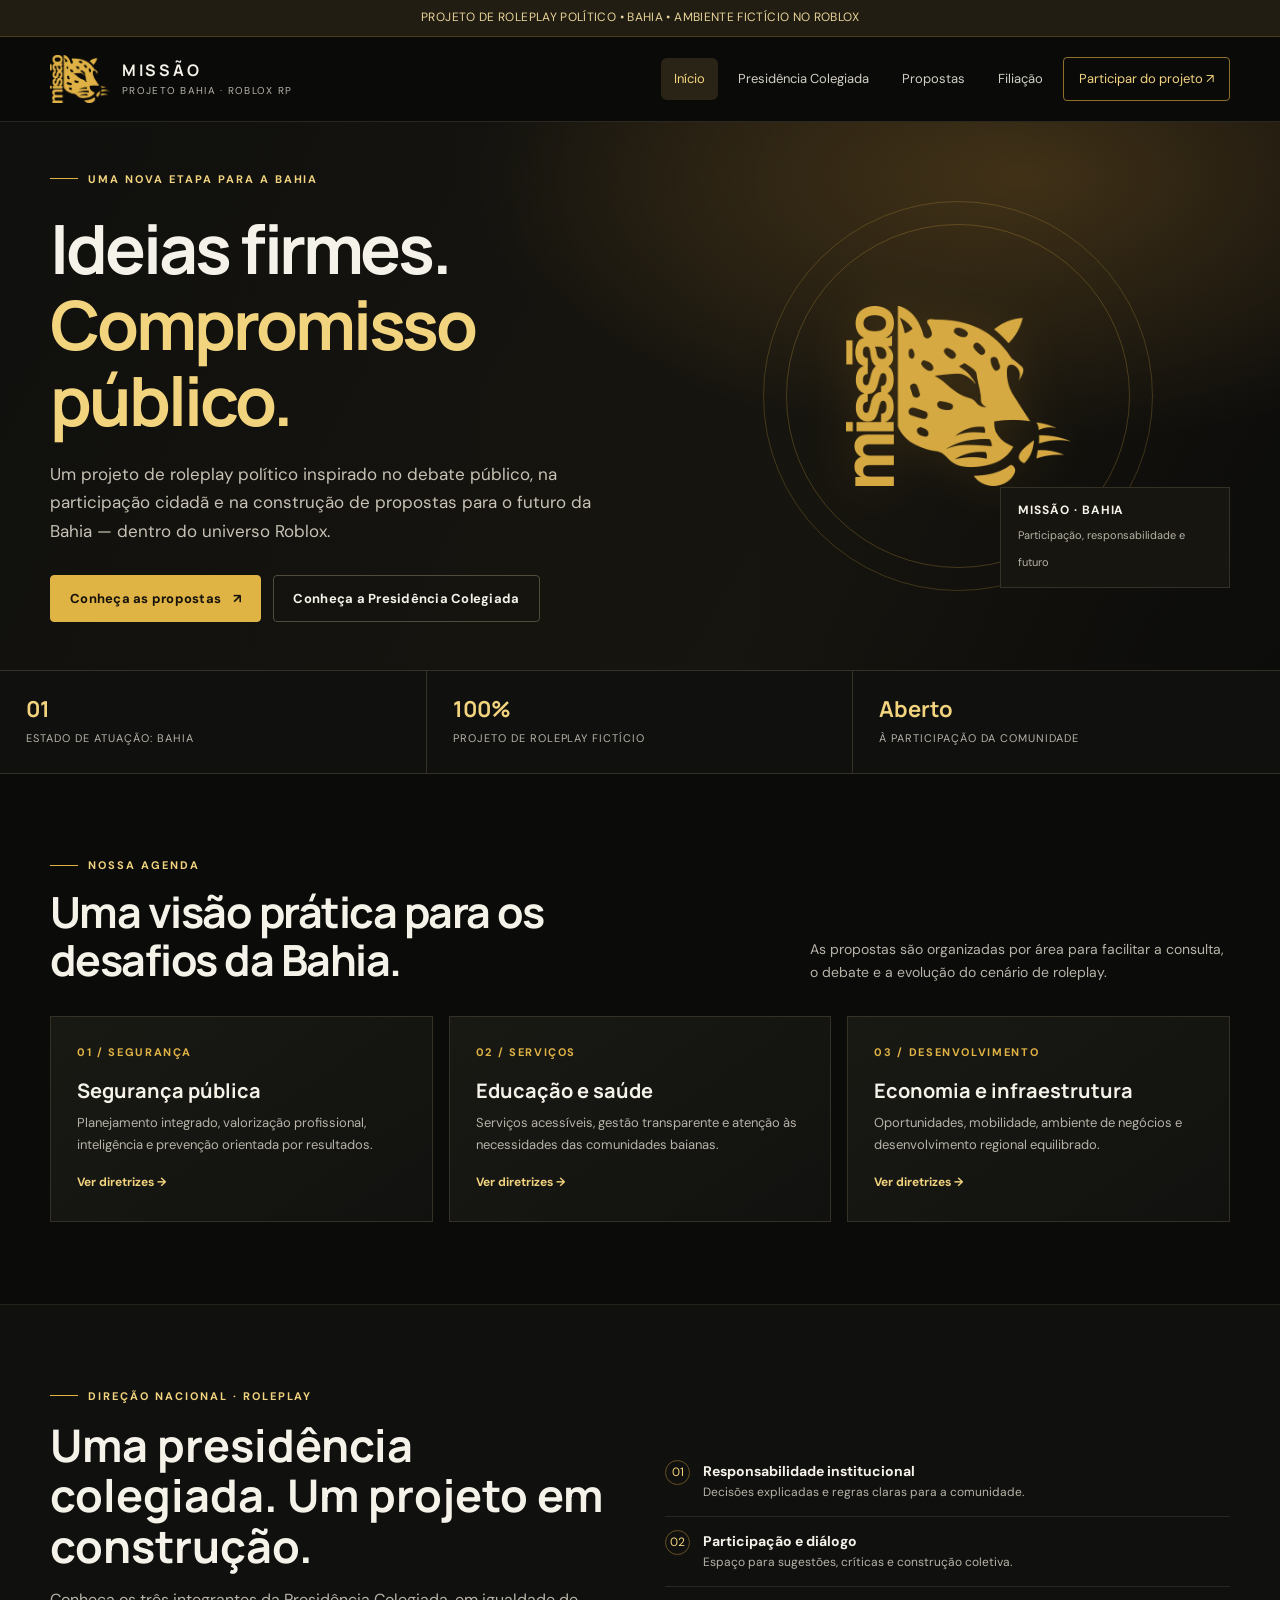
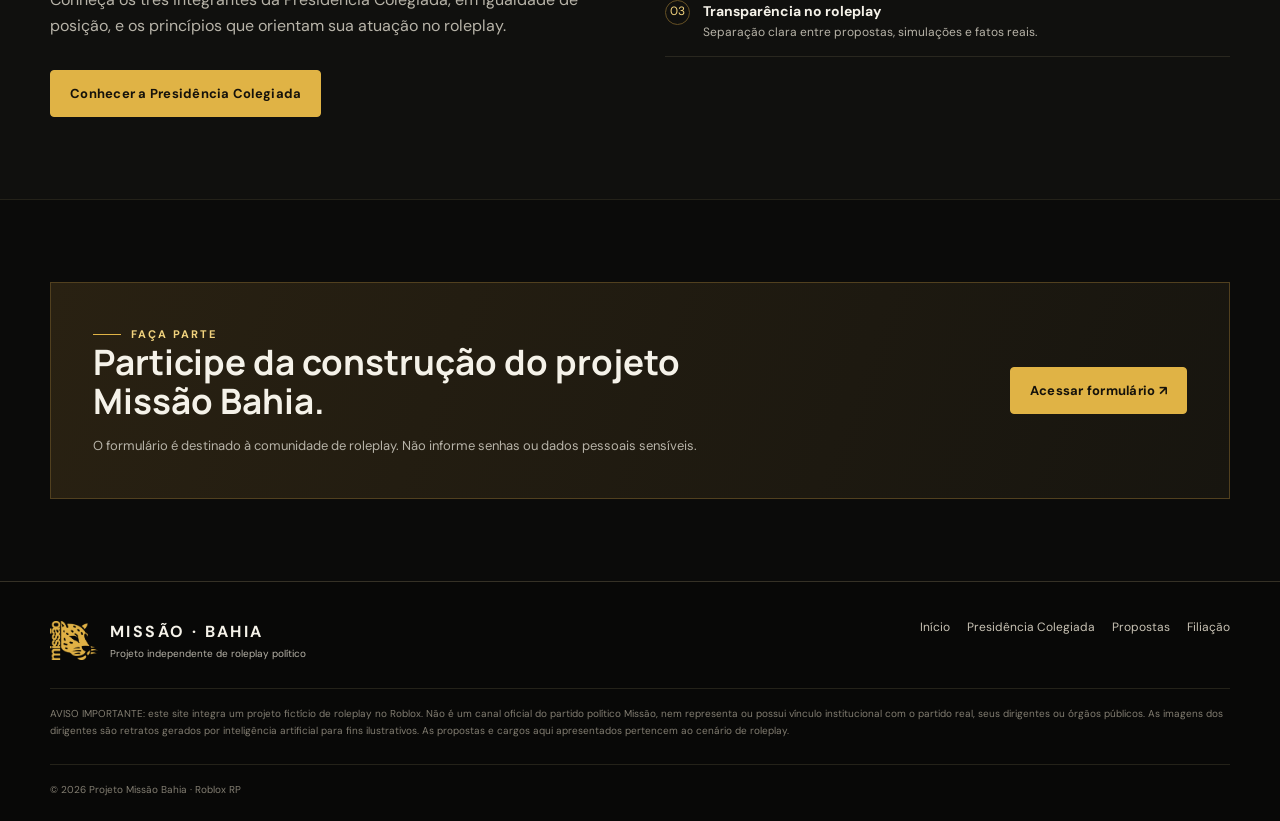
<file: index.html>
<!doctype html><html lang="pt-BR"><head><meta charset="utf-8"><meta name="viewport" content="width=device-width,initial-scale=1"><meta name="theme-color" content="#0b0b0a"><meta name="description" content="Projeto independente de roleplay político no Roblox, com foco no estado da Bahia."><title>Início | Missão Bahia RP</title><link rel="stylesheet" href="style.css"></head><body><div class="topnote">PROJETO DE ROLEPLAY POLÍTICO • BAHIA • AMBIENTE FICTÍCIO NO ROBLOX</div><header><div class="wrap nav"><div class="brand"><img src="missao-logo.png" alt="Símbolo do projeto Missão Bahia"><div class="brandtext"><b>MISSÃO</b><span>Projeto Bahia · Roblox RP</span></div></div><button class="menuBtn" aria-label="Abrir menu" onclick="document.querySelector('nav').classList.toggle('open')">☰</button><nav><a class="active" href="index.html">Início</a><a class="" href="presidencia.html">Presidência Colegiada</a><a class="" href="propostas.html">Propostas</a><a class="" href="filiacao.html">Filiação</a><a class="navcta" href="filiacao.html">Participar do projeto ↗</a></nav></div></header><main><section class="hero"><div class="wrap heroInner"><div><div class="eyebrow">Uma nova etapa para a Bahia</div><h1>Ideias firmes.<br><em>Compromisso público.</em></h1><p class="lead">Um projeto de roleplay político inspirado no debate público, na participação cidadã e na construção de propostas para o futuro da Bahia — dentro do universo Roblox.</p><div class="actions"><a class="btn" href="propostas.html">Conheça as propostas <span style="margin-left:12px">↗</span></a><a class="btn secondary" href="presidencia.html">Conheça a Presidência Colegiada</a></div></div><div class="heroArt"><div class="seal"><img src="missao-logo.png" alt="Símbolo do projeto Missão"></div><div class="heroLabel"><b>MISSÃO · BAHIA</b><span>Participação, responsabilidade e futuro</span></div></div></div></section><div class="stats"><div class="wrap" style="display:contents"><div class="stat"><b>01</b><span>Estado de atuação: Bahia</span></div><div class="stat"><b>100%</b><span>Projeto de roleplay fictício</span></div><div class="stat"><b>Aberto</b><span>À participação da comunidade</span></div></div></div><section class="section"><div class="wrap"><div class="sectionHead"><div><div class="eyebrow">Nossa agenda</div><h2>Uma visão prática para os desafios da Bahia.</h2></div><p>As propostas são organizadas por área para facilitar a consulta, o debate e a evolução do cenário de roleplay.</p></div><div class="grid3"><article class="tile"><div class="num">01 / SEGURANÇA</div><h3>Segurança pública</h3><p>Planejamento integrado, valorização profissional, inteligência e prevenção orientada por resultados.</p><a href="propostas.html#seguranca">Ver diretrizes →</a></article><article class="tile"><div class="num">02 / SERVIÇOS</div><h3>Educação e saúde</h3><p>Serviços acessíveis, gestão transparente e atenção às necessidades das comunidades baianas.</p><a href="propostas.html#servicos">Ver diretrizes →</a></article><article class="tile"><div class="num">03 / DESENVOLVIMENTO</div><h3>Economia e infraestrutura</h3><p>Oportunidades, mobilidade, ambiente de negócios e desenvolvimento regional equilibrado.</p><a href="propostas.html#economia">Ver diretrizes →</a></article></div></div></section><section class="section alt"><div class="wrap split"><div><div class="eyebrow">Direção nacional · roleplay</div><h2>Uma presidência colegiada. Um projeto em construção.</h2><p>Conheça os três integrantes da Presidência Colegiada, em igualdade de posição, e os princípios que orientam sua atuação no roleplay.</p><div class="actions"><a class="btn" href="presidencia.html">Conhecer a Presidência Colegiada</a></div></div><div><div class="bullet"><i>01</i><div><b>Responsabilidade institucional</b><span>Decisões explicadas e regras claras para a comunidade.</span></div></div><div class="bullet"><i>02</i><div><b>Participação e diálogo</b><span>Espaço para sugestões, críticas e construção coletiva.</span></div></div><div class="bullet"><i>03</i><div><b>Transparência no roleplay</b><span>Separação clara entre propostas, simulações e fatos reais.</span></div></div></div></div></section><section class="section"><div class="wrap"><div class="ctaBand"><div><div class="eyebrow">Faça parte</div><h2>Participe da construção do projeto Missão Bahia.</h2><p>O formulário é destinado à comunidade de roleplay. Não informe senhas ou dados pessoais sensíveis.</p></div><a class="btn" href="filiacao.html">Acessar formulário ↗</a></div></div></section></main><footer><div class="wrap"><div class="footTop"><div class="footBrand"><img src="missao-logo.png" alt=""><div><b>MISSÃO · BAHIA</b><span>Projeto independente de roleplay político</span></div></div><div class="footLinks"><a href="index.html">Início</a><a href="presidencia.html">Presidência Colegiada</a><a href="propostas.html">Propostas</a><a href="filiacao.html">Filiação</a></div></div><div class="disclaimer">AVISO IMPORTANTE: este site integra um projeto fictício de roleplay no Roblox. Não é um canal oficial do partido político Missão, nem representa ou possui vínculo institucional com o partido real, seus dirigentes ou órgãos públicos. As imagens dos dirigentes são retratos gerados por inteligência artificial para fins ilustrativos. As propostas e cargos aqui apresentados pertencem ao cenário de roleplay.</div><div class="disclaimer">© 2026 Projeto Missão Bahia · Roblox RP</div></div></footer></body></html>
</file>
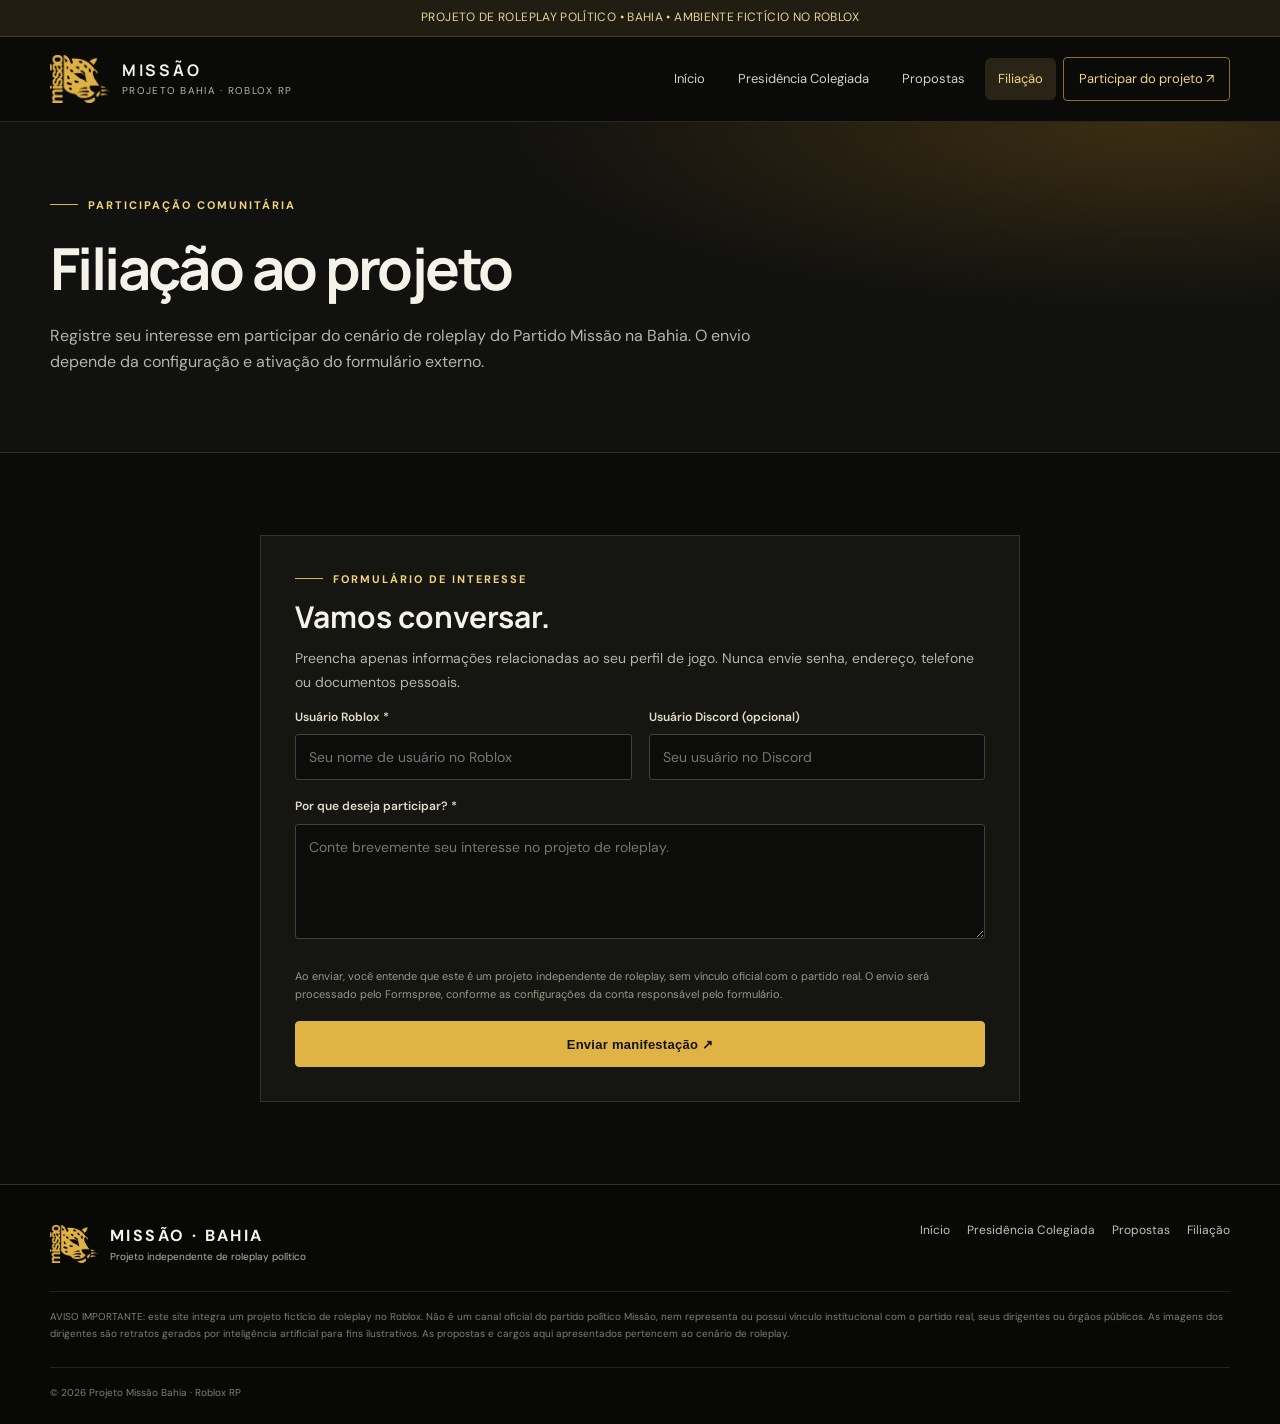
<file: filiacao.html>
<!doctype html><html lang="pt-BR"><head><meta charset="utf-8"><meta name="viewport" content="width=device-width,initial-scale=1"><meta name="theme-color" content="#0b0b0a"><meta name="description" content="Projeto independente de roleplay político no Roblox, com foco no estado da Bahia."><title>Filiação | Missão Bahia RP</title><link rel="stylesheet" href="style.css"></head><body><div class="topnote">PROJETO DE ROLEPLAY POLÍTICO • BAHIA • AMBIENTE FICTÍCIO NO ROBLOX</div><header><div class="wrap nav"><div class="brand"><img src="missao-logo.png" alt="Símbolo do projeto Missão Bahia"><div class="brandtext"><b>MISSÃO</b><span>Projeto Bahia · Roblox RP</span></div></div><button class="menuBtn" aria-label="Abrir menu" onclick="document.querySelector('nav').classList.toggle('open')">☰</button><nav><a class="" href="index.html">Início</a><a class="" href="presidencia.html">Presidência Colegiada</a><a class="" href="propostas.html">Propostas</a><a class="active" href="filiacao.html">Filiação</a><a class="navcta" href="filiacao.html">Participar do projeto ↗</a></nav></div></header><main><section class="pagehero"><div class="wrap"><div class="eyebrow">Participação comunitária</div><h1>Filiação ao projeto</h1><p>Registre seu interesse em participar do cenário de roleplay do Partido Missão na Bahia. O envio depende da configuração e ativação do formulário externo.</p></div></section><section class="section"><div class="wrap"><div class="formBox"><div class="eyebrow">Formulário de interesse</div><h2>Vamos conversar.</h2><p>Preencha apenas informações relacionadas ao seu perfil de jogo. Nunca envie senha, endereço, telefone ou documentos pessoais.</p><form action="https://formspree.io/f/meaevgwn" method="POST"><input type="hidden" name="_subject" value="Nova manifestação — Missão Bahia RP"><div class="formgrid"><div class="field"><label for="roblox">Usuário Roblox *</label><input id="roblox" name="Usuário Roblox" autocomplete="off" required maxlength="50" placeholder="Seu nome de usuário no Roblox"></div><div class="field"><label for="discord">Usuário Discord (opcional)</label><input id="discord" name="Usuário Discord" autocomplete="off" maxlength="80" placeholder="Seu usuário no Discord"></div><div class="field full"><label for="motivo">Por que deseja participar? *</label><textarea id="motivo" name="Motivo da filiação" required maxlength="1200" placeholder="Conte brevemente seu interesse no projeto de roleplay."></textarea></div><div class="field full"><p class="tiny">Ao enviar, você entende que este é um projeto independente de roleplay, sem vínculo oficial com o partido real. O envio será processado pelo Formspree, conforme as configurações da conta responsável pelo formulário.</p><button class="btn" type="submit">Enviar manifestação ↗</button></div></div></form></div></div></section></main><footer><div class="wrap"><div class="footTop"><div class="footBrand"><img src="missao-logo.png" alt=""><div><b>MISSÃO · BAHIA</b><span>Projeto independente de roleplay político</span></div></div><div class="footLinks"><a href="index.html">Início</a><a href="presidencia.html">Presidência Colegiada</a><a href="propostas.html">Propostas</a><a href="filiacao.html">Filiação</a></div></div><div class="disclaimer">AVISO IMPORTANTE: este site integra um projeto fictício de roleplay no Roblox. Não é um canal oficial do partido político Missão, nem representa ou possui vínculo institucional com o partido real, seus dirigentes ou órgãos públicos. As imagens dos dirigentes são retratos gerados por inteligência artificial para fins ilustrativos. As propostas e cargos aqui apresentados pertencem ao cenário de roleplay.</div><div class="disclaimer">© 2026 Projeto Missão Bahia · Roblox RP</div></div></footer></body></html>
</file>
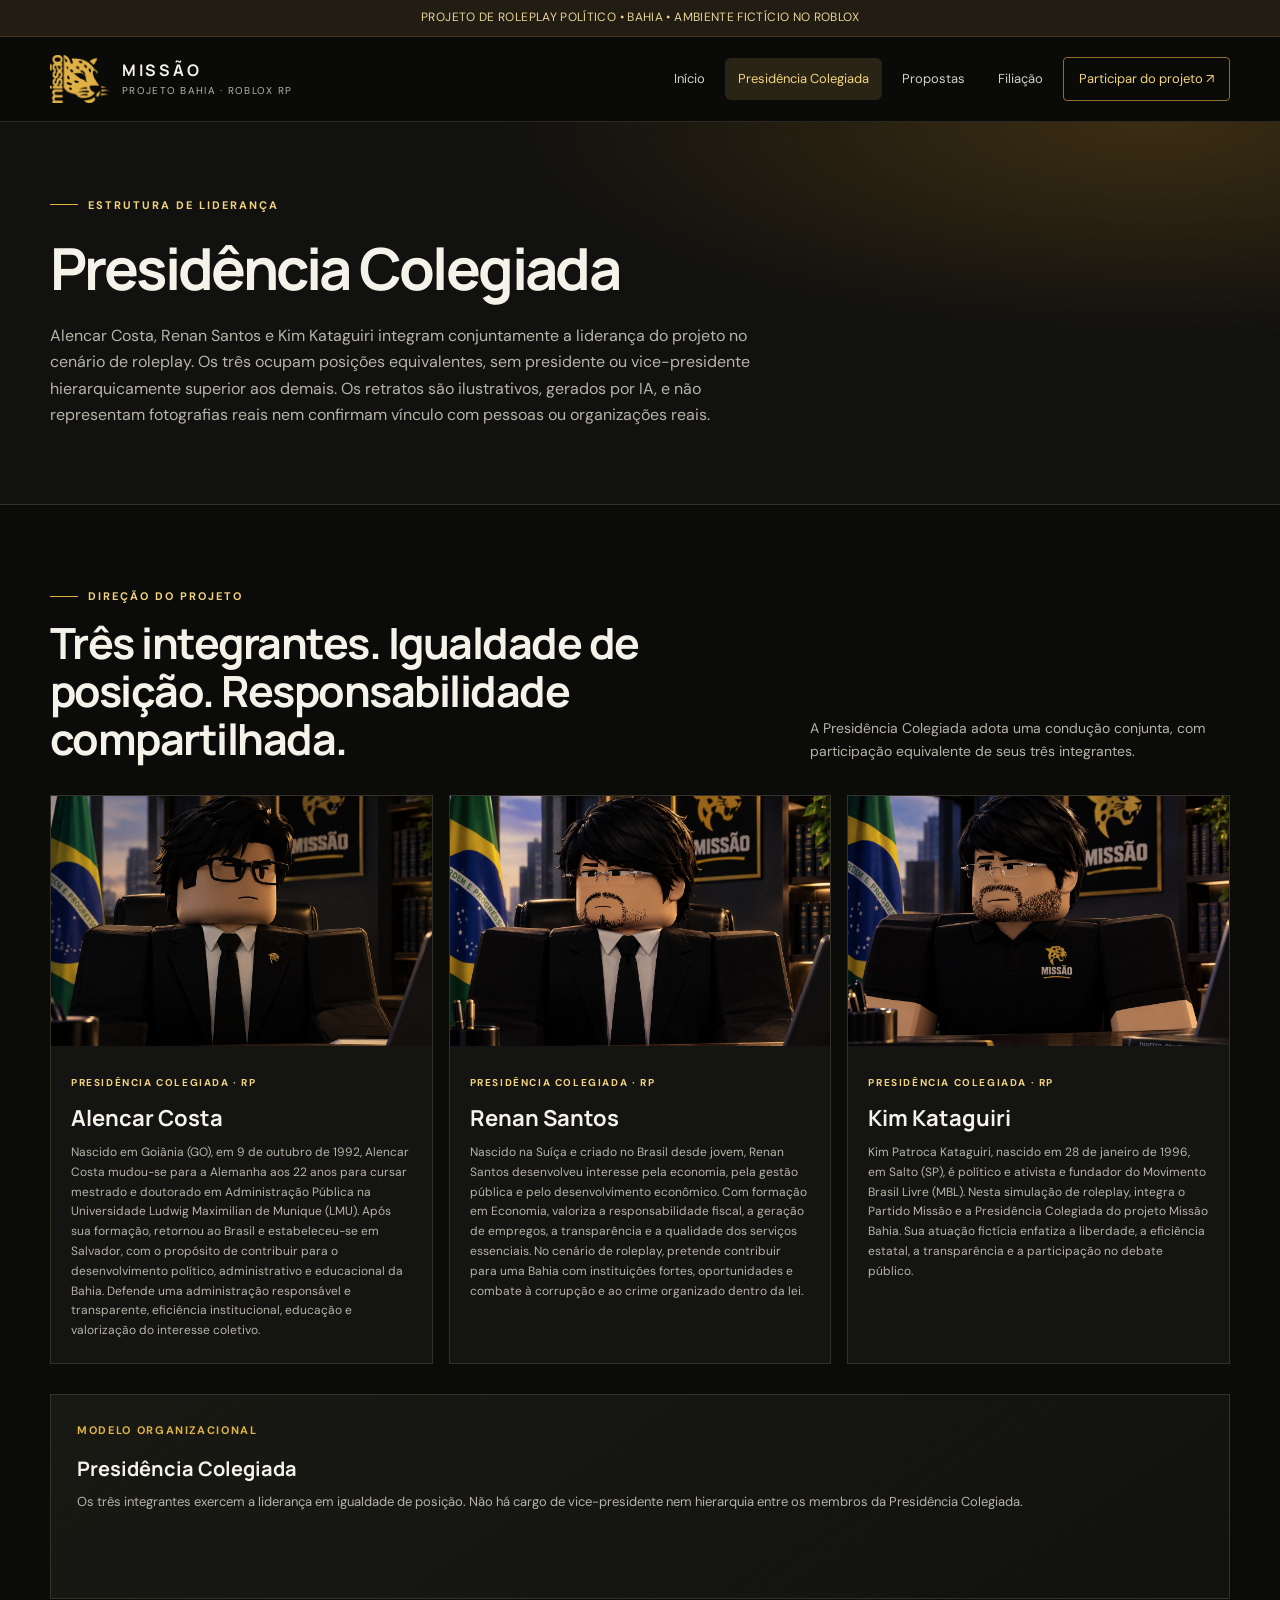
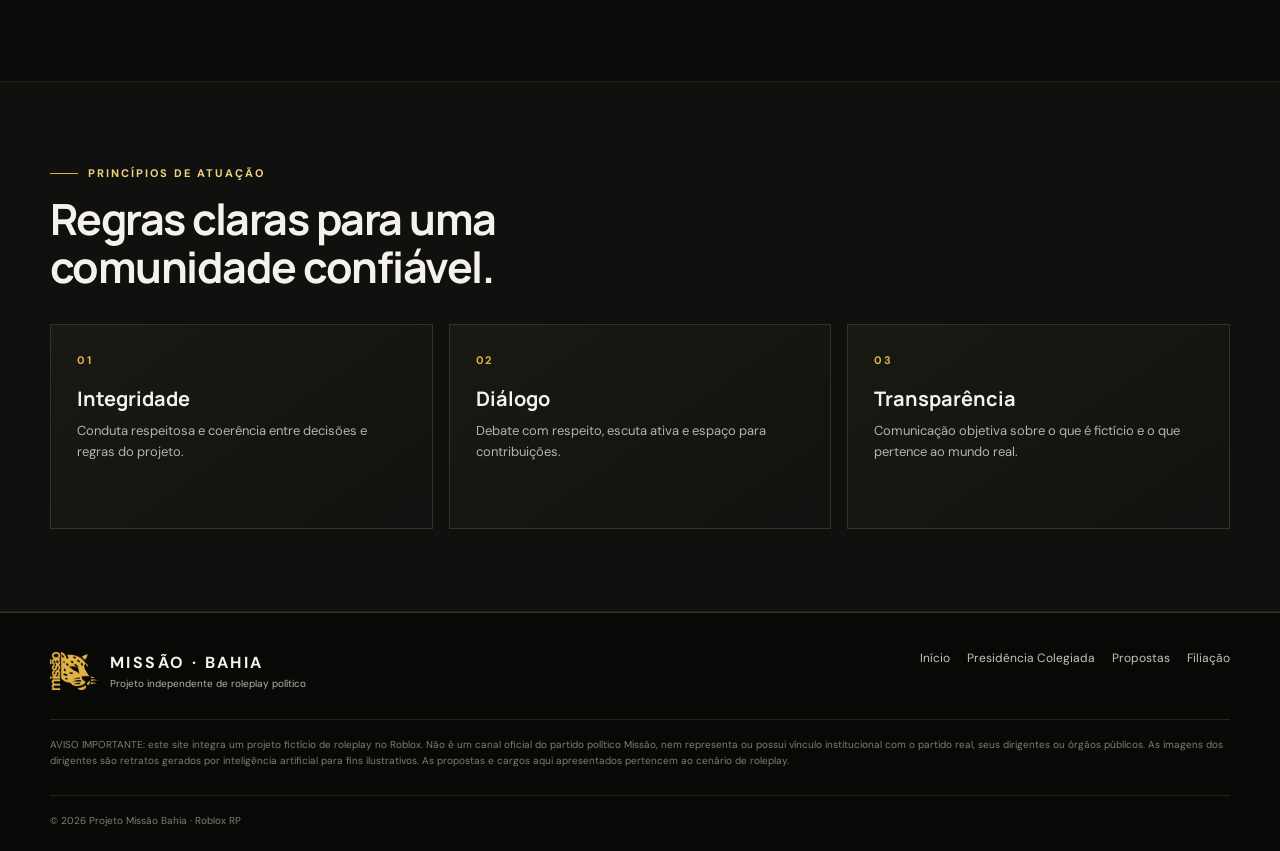
<file: presidencia.html>
<!doctype html><html lang="pt-BR"><head><meta charset="utf-8"><meta name="viewport" content="width=device-width,initial-scale=1"><meta name="theme-color" content="#0b0b0a"><meta name="description" content="Presidência Colegiada do projeto independente de roleplay político Missão Bahia no Roblox."><title>Presidência Colegiada | Missão Bahia RP</title><link rel="stylesheet" href="style.css"></head><body><div class="topnote">PROJETO DE ROLEPLAY POLÍTICO • BAHIA • AMBIENTE FICTÍCIO NO ROBLOX</div><header><div class="wrap nav"><div class="brand"><img src="missao-logo.png" alt="Símbolo do projeto Missão Bahia"><div class="brandtext"><b>MISSÃO</b><span>Projeto Bahia · Roblox RP</span></div></div><button class="menuBtn" aria-label="Abrir menu" onclick="document.querySelector('nav').classList.toggle('open')">☰</button><nav><a class="" href="index.html">Início</a><a class="active" href="presidencia.html">Presidência Colegiada</a><a class="" href="propostas.html">Propostas</a><a class="" href="filiacao.html">Filiação</a><a class="navcta" href="filiacao.html">Participar do projeto ↗</a></nav></div></header><main><section class="pagehero"><div class="wrap"><div class="eyebrow">Estrutura de liderança</div><h1>Presidência Colegiada</h1><p>Alencar Costa, Renan Santos e Kim Kataguiri integram conjuntamente a liderança do projeto no cenário de roleplay. Os três ocupam posições equivalentes, sem presidente ou vice-presidente hierarquicamente superior aos demais. Os retratos são ilustrativos, gerados por IA, e não representam fotografias reais nem confirmam vínculo com pessoas ou organizações reais.</p></div></section><section class="section"><div class="wrap"><div class="sectionHead"><div><div class="eyebrow">Direção do projeto</div><h2>Três integrantes. Igualdade de posição. Responsabilidade compartilhada.</h2></div><p>A Presidência Colegiada adota uma condução conjunta, com participação equivalente de seus três integrantes.</p></div><div class="leaders leaders-collegiate">
<article class="leader"><img src="alencar-costa-ia.jpg" alt="Retrato ilustrativo gerado por IA para Alencar Costa"><div class="leaderInfo"><span class="role">Presidência Colegiada · RP</span><h3>Alencar Costa</h3><p>Nascido em Goiânia (GO), em 9 de outubro de 1992, Alencar Costa mudou-se para a Alemanha aos 22 anos para cursar mestrado e doutorado em Administração Pública na Universidade Ludwig Maximilian de Munique (LMU). Após sua formação, retornou ao Brasil e estabeleceu-se em Salvador, com o propósito de contribuir para o desenvolvimento político, administrativo e educacional da Bahia. Defende uma administração responsável e transparente, eficiência institucional, educação e valorização do interesse coletivo.</p></div></article>
<article class="leader"><img src="renan-santos-ia.jpg" alt="Retrato ilustrativo gerado por IA para Renan Santos"><div class="leaderInfo"><span class="role">Presidência Colegiada · RP</span><h3>Renan Santos</h3><p>Nascido na Suíça e criado no Brasil desde jovem, Renan Santos desenvolveu interesse pela economia, pela gestão pública e pelo desenvolvimento econômico. Com formação em Economia, valoriza a responsabilidade fiscal, a geração de empregos, a transparência e a qualidade dos serviços essenciais. No cenário de roleplay, pretende contribuir para uma Bahia com instituições fortes, oportunidades e combate à corrupção e ao crime organizado dentro da lei.</p></div></article>
<article class="leader"><img src="kim-kataguiri-ia.jpg" alt="Retrato ilustrativo gerado por IA para Kim Kataguiri"><div class="leaderInfo"><span class="role">Presidência Colegiada · RP</span><h3>Kim Kataguiri</h3><p>Kim Patroca Kataguiri, nascido em 28 de janeiro de 1996, em Salto (SP), é político e ativista e fundador do Movimento Brasil Livre (MBL). Nesta simulação de roleplay, integra o Partido Missão e a Presidência Colegiada do projeto Missão Bahia. Sua atuação fictícia enfatiza a liberdade, a eficiência estatal, a transparência e a participação no debate público.</p></div></article>
</div><div style="margin-top:30px" class="tile"><div class="num">MODELO ORGANIZACIONAL</div><h3>Presidência Colegiada</h3><p>Os três integrantes exercem a liderança em igualdade de posição. Não há cargo de vice-presidente nem hierarquia entre os membros da Presidência Colegiada.</p></div></div></section><section class="section alt"><div class="wrap"><div class="sectionHead"><div><div class="eyebrow">Princípios de atuação</div><h2>Regras claras para uma comunidade confiável.</h2></div></div><div class="grid3"><article class="tile"><div class="num">01</div><h3>Integridade</h3><p>Conduta respeitosa e coerência entre decisões e regras do projeto.</p></article><article class="tile"><div class="num">02</div><h3>Diálogo</h3><p>Debate com respeito, escuta ativa e espaço para contribuições.</p></article><article class="tile"><div class="num">03</div><h3>Transparência</h3><p>Comunicação objetiva sobre o que é fictício e o que pertence ao mundo real.</p></article></div></div></section></main><footer><div class="wrap"><div class="footTop"><div class="footBrand"><img src="missao-logo.png" alt=""><div><b>MISSÃO · BAHIA</b><span>Projeto independente de roleplay político</span></div></div><div class="footLinks"><a href="index.html">Início</a><a href="presidencia.html">Presidência Colegiada</a><a href="propostas.html">Propostas</a><a href="filiacao.html">Filiação</a></div></div><div class="disclaimer">AVISO IMPORTANTE: este site integra um projeto fictício de roleplay no Roblox. Não é um canal oficial do partido político Missão, nem representa ou possui vínculo institucional com o partido real, seus dirigentes ou órgãos públicos. As imagens dos dirigentes são retratos gerados por inteligência artificial para fins ilustrativos. As propostas e cargos aqui apresentados pertencem ao cenário de roleplay.</div><div class="disclaimer">© 2026 Projeto Missão Bahia · Roblox RP</div></div></footer></body></html>
</file>
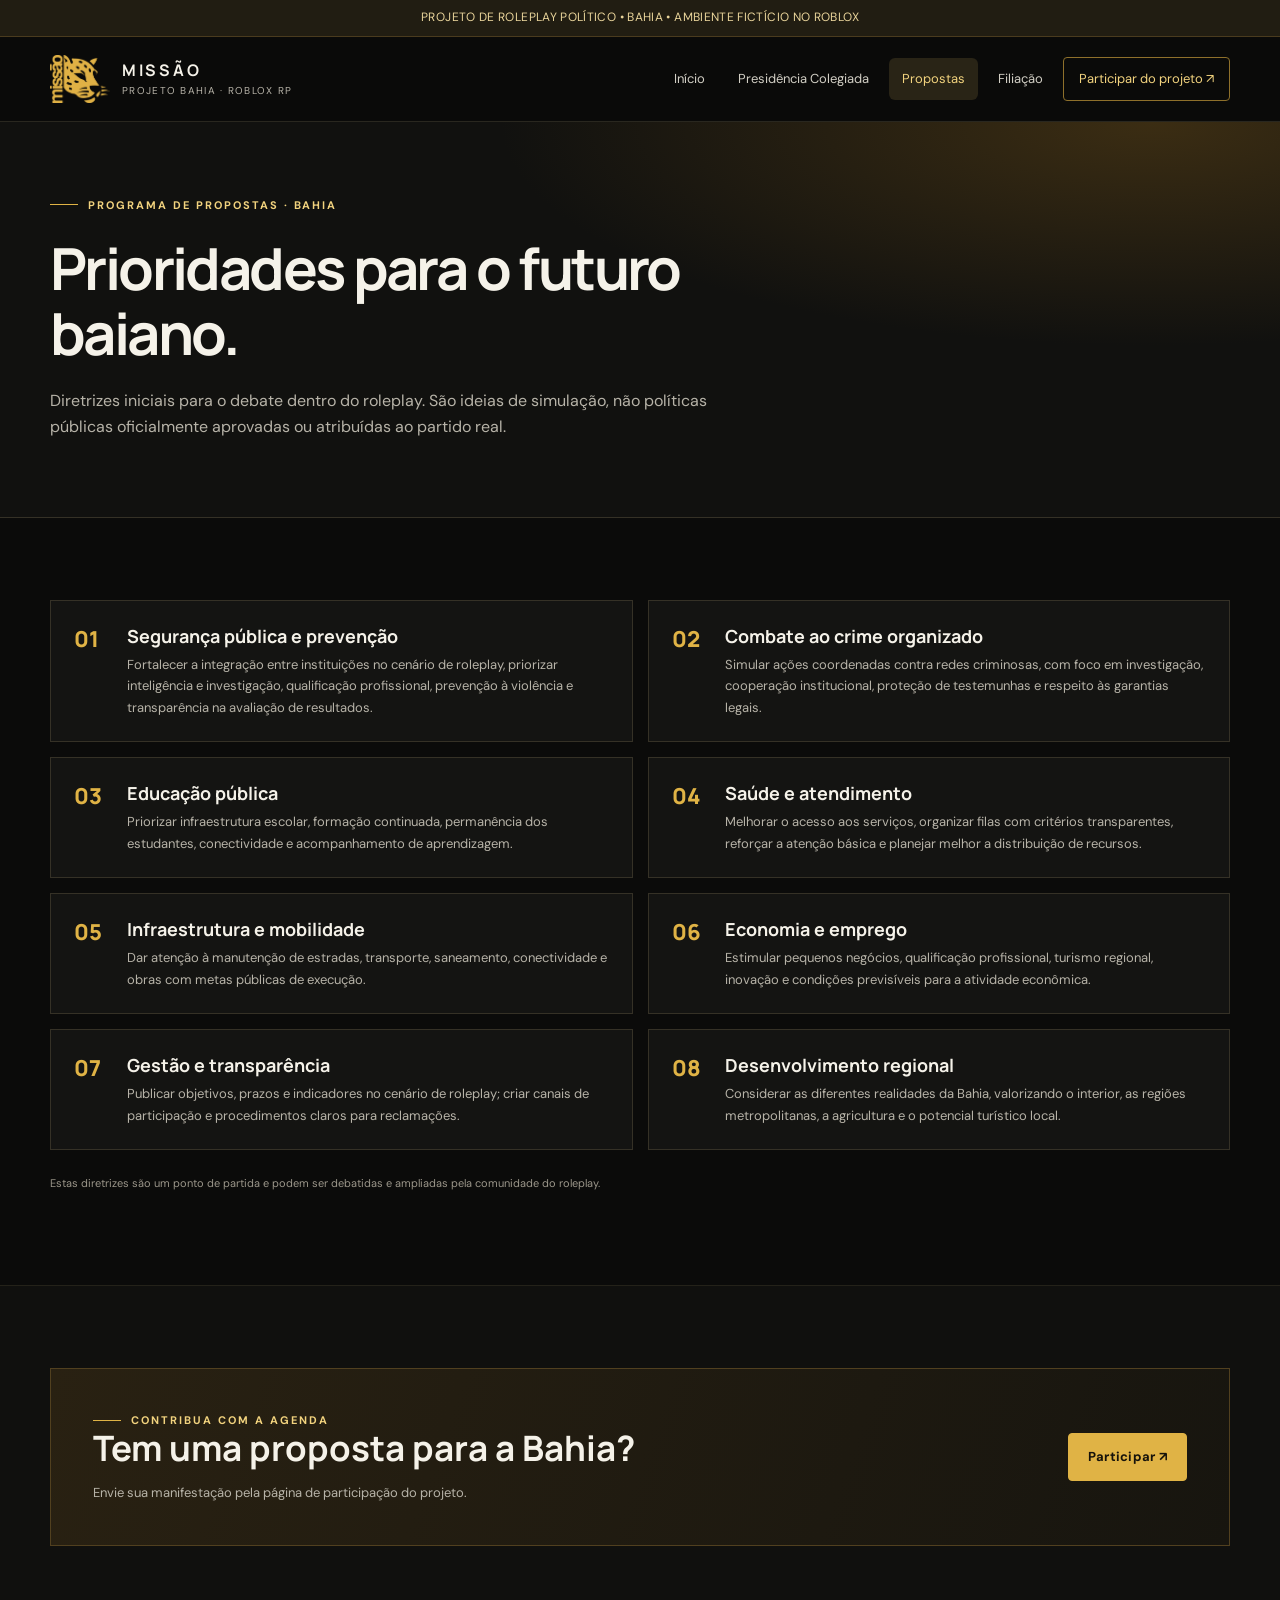
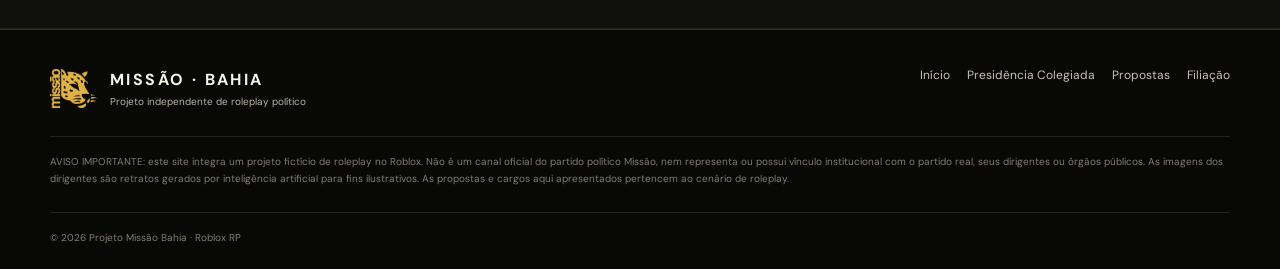
<file: propostas.html>
<!doctype html><html lang="pt-BR"><head><meta charset="utf-8"><meta name="viewport" content="width=device-width,initial-scale=1"><meta name="theme-color" content="#0b0b0a"><meta name="description" content="Projeto independente de roleplay político no Roblox, com foco no estado da Bahia."><title>Propostas | Missão Bahia RP</title><link rel="stylesheet" href="style.css"></head><body><div class="topnote">PROJETO DE ROLEPLAY POLÍTICO • BAHIA • AMBIENTE FICTÍCIO NO ROBLOX</div><header><div class="wrap nav"><div class="brand"><img src="missao-logo.png" alt="Símbolo do projeto Missão Bahia"><div class="brandtext"><b>MISSÃO</b><span>Projeto Bahia · Roblox RP</span></div></div><button class="menuBtn" aria-label="Abrir menu" onclick="document.querySelector('nav').classList.toggle('open')">☰</button><nav><a class="" href="index.html">Início</a><a class="" href="presidencia.html">Presidência Colegiada</a><a class="active" href="propostas.html">Propostas</a><a class="" href="filiacao.html">Filiação</a><a class="navcta" href="filiacao.html">Participar do projeto ↗</a></nav></div></header><main><section class="pagehero"><div class="wrap"><div class="eyebrow">Programa de propostas · Bahia</div><h1>Prioridades para o futuro baiano.</h1><p>Diretrizes iniciais para o debate dentro do roleplay. São ideias de simulação, não políticas públicas oficialmente aprovadas ou atribuídas ao partido real.</p></div></section><section class="section"><div class="wrap"><div class="proposalList"><article class="proposal" id="seguranca"><div class="number">01</div><div><h3>Segurança pública e prevenção</h3><p>Fortalecer a integração entre instituições no cenário de roleplay, priorizar inteligência e investigação, qualificação profissional, prevenção à violência e transparência na avaliação de resultados.</p></div></article><article class="proposal"><div class="number">02</div><div><h3>Combate ao crime organizado</h3><p>Simular ações coordenadas contra redes criminosas, com foco em investigação, cooperação institucional, proteção de testemunhas e respeito às garantias legais.</p></div></article><article class="proposal" id="servicos"><div class="number">03</div><div><h3>Educação pública</h3><p>Priorizar infraestrutura escolar, formação continuada, permanência dos estudantes, conectividade e acompanhamento de aprendizagem.</p></div></article><article class="proposal"><div class="number">04</div><div><h3>Saúde e atendimento</h3><p>Melhorar o acesso aos serviços, organizar filas com critérios transparentes, reforçar a atenção básica e planejar melhor a distribuição de recursos.</p></div></article><article class="proposal"><div class="number">05</div><div><h3>Infraestrutura e mobilidade</h3><p>Dar atenção à manutenção de estradas, transporte, saneamento, conectividade e obras com metas públicas de execução.</p></div></article><article class="proposal" id="economia"><div class="number">06</div><div><h3>Economia e emprego</h3><p>Estimular pequenos negócios, qualificação profissional, turismo regional, inovação e condições previsíveis para a atividade econômica.</p></div></article><article class="proposal"><div class="number">07</div><div><h3>Gestão e transparência</h3><p>Publicar objetivos, prazos e indicadores no cenário de roleplay; criar canais de participação e procedimentos claros para reclamações.</p></div></article><article class="proposal"><div class="number">08</div><div><h3>Desenvolvimento regional</h3><p>Considerar as diferentes realidades da Bahia, valorizando o interior, as regiões metropolitanas, a agricultura e o potencial turístico local.</p></div></article></div><p class="tiny" style="margin-top:24px">Estas diretrizes são um ponto de partida e podem ser debatidas e ampliadas pela comunidade do roleplay.</p></div></section><section class="section alt"><div class="wrap"><div class="ctaBand"><div><div class="eyebrow">Contribua com a agenda</div><h2>Tem uma proposta para a Bahia?</h2><p>Envie sua manifestação pela página de participação do projeto.</p></div><a class="btn" href="filiacao.html">Participar ↗</a></div></div></section></main><footer><div class="wrap"><div class="footTop"><div class="footBrand"><img src="missao-logo.png" alt=""><div><b>MISSÃO · BAHIA</b><span>Projeto independente de roleplay político</span></div></div><div class="footLinks"><a href="index.html">Início</a><a href="presidencia.html">Presidência Colegiada</a><a href="propostas.html">Propostas</a><a href="filiacao.html">Filiação</a></div></div><div class="disclaimer">AVISO IMPORTANTE: este site integra um projeto fictício de roleplay no Roblox. Não é um canal oficial do partido político Missão, nem representa ou possui vínculo institucional com o partido real, seus dirigentes ou órgãos públicos. As imagens dos dirigentes são retratos gerados por inteligência artificial para fins ilustrativos. As propostas e cargos aqui apresentados pertencem ao cenário de roleplay.</div><div class="disclaimer">© 2026 Projeto Missão Bahia · Roblox RP</div></div></footer></body></html>
</file>
<file: style.css>
@import url('https://fonts.googleapis.com/css2?family=DM+Sans:wght@400;500;600;700&family=Manrope:wght@400;500;600;700;800&display=swap');
:root{--bg:#0b0b0a;--panel:#141412;--panel2:#1b1a16;--gold:#e0b345;--gold2:#f2d37e;--text:#f5f2e9;--muted:#b7b3a8;--line:#353126;--max:1180px}
*{box-sizing:border-box}html{scroll-behavior:smooth}body{margin:0;background:var(--bg);color:var(--text);font-family:'DM Sans',Arial,sans-serif;line-height:1.65}a{color:inherit;text-decoration:none}.wrap{width:min(var(--max),calc(100% - 40px));margin:auto}
.topnote{background:#211d12;border-bottom:1px solid #4a3b1e;color:#e9d49a;font-size:12px;text-align:center;padding:8px 14px;letter-spacing:.03em}
header{position:sticky;top:0;z-index:20;background:rgba(11,11,10,.94);backdrop-filter:blur(14px);border-bottom:1px solid #29271f}
.nav{height:84px;display:flex;align-items:center;justify-content:space-between;gap:24px}.brand{display:flex;align-items:center;gap:12px;min-width:210px}.brand img{width:60px;height:55px;object-fit:contain}.brandtext{display:flex;flex-direction:column;line-height:1.15}.brandtext b{font-family:Manrope,sans-serif;letter-spacing:.17em;font-size:16px}.brandtext span{font-size:10px;color:var(--muted);letter-spacing:.13em;margin-top:6px;text-transform:uppercase}
nav{display:flex;gap:7px;align-items:center}nav a{font-size:13px;color:#d2cfc5;padding:10px 13px;border-radius:6px;transition:.2s}nav a:hover,nav a.active{background:#292416;color:var(--gold2)}.navcta{border:1px solid #8e702b;color:var(--gold2);padding:10px 15px;border-radius:4px}
.menuBtn{display:none;background:none;color:white;border:1px solid var(--line);padding:9px 12px;border-radius:4px;font-size:20px}
.hero{position:relative;overflow:hidden;border-bottom:1px solid var(--line);background:radial-gradient(ellipse at 80% 10%,#493719 0,transparent 38%),linear-gradient(120deg,#10100e,#17150f 65%,#0c0c0b)}
.hero:after{content:"";position:absolute;inset:0;pointer-events:none;background:linear-gradient(90deg,rgba(11,11,10,.08),transparent 55%,rgba(11,11,10,.25))}
.heroInner{position:relative;z-index:1;min-height:540px;display:grid;grid-template-columns:1.05fr .95fr;align-items:center;gap:35px;padding-top:48px;padding-bottom:48px}
.eyebrow{display:flex;align-items:center;gap:10px;color:var(--gold2);font-size:11px;font-weight:700;letter-spacing:.18em;text-transform:uppercase}.eyebrow:before{content:"";width:28px;height:1px;background:var(--gold)}
h1,h2,h3{font-family:Manrope,Arial,sans-serif;line-height:1.12;margin:0}h1{font-size:clamp(38px,5.5vw,68px);letter-spacing:-.045em;max-width:700px;margin:22px 0}h1 em{font-style:normal;color:var(--gold2)}.lead{color:#c7c2b5;font-size:17px;max-width:570px}.actions{display:flex;flex-wrap:wrap;gap:12px;margin-top:30px}.btn{display:inline-flex;align-items:center;justify-content:center;min-height:46px;padding:12px 19px;border-radius:4px;font-size:13px;font-weight:700;letter-spacing:.02em;border:1px solid var(--gold);background:var(--gold);color:#15120b}.btn.secondary{background:transparent;color:var(--text);border-color:#514b3b}.btn:hover{filter:brightness(1.08);transform:translateY(-1px)}
.heroArt{position:relative;min-height:420px;display:flex;align-items:center;justify-content:center}.heroArt .seal{position:absolute;width:min(390px,90%);aspect-ratio:1;border:1px solid rgba(224,179,69,.22);border-radius:50%;display:flex;align-items:center;justify-content:center}.seal:before,.seal:after{content:"";position:absolute;inset:22px;border:1px solid rgba(224,179,69,.13);border-radius:50%}.seal img{width:58%;height:58%;object-fit:contain;opacity:.95;filter:drop-shadow(0 0 24px #6d501c66)}.heroLabel{position:absolute;bottom:18px;right:0;background:#17150f;border:1px solid var(--line);padding:13px 17px;max-width:230px}.heroLabel b{display:block;font-size:12px;letter-spacing:.08em}.heroLabel span{font-size:11px;color:var(--muted)}
.stats{display:grid;grid-template-columns:repeat(3,1fr);border-bottom:1px solid var(--line);background:#10100e}.stat{padding:23px 26px;border-right:1px solid var(--line)}.stat:last-child{border:0}.stat b{display:block;font:700 22px Manrope;color:var(--gold2)}.stat span{font-size:11px;color:var(--muted);letter-spacing:.09em;text-transform:uppercase}
.section{padding:82px 0}.section.alt{background:#10100e;border-top:1px solid #242219;border-bottom:1px solid #242219}.sectionHead{display:flex;justify-content:space-between;align-items:end;gap:24px;margin-bottom:32px}.sectionHead h2{font-size:clamp(29px,4vw,43px);letter-spacing:-.035em;max-width:650px;margin-top:13px}.sectionHead p{color:var(--muted);max-width:420px;margin:0;font-size:14px}.grid3{display:grid;grid-template-columns:repeat(3,1fr);gap:16px}.tile{padding:26px;background:linear-gradient(145deg,#191914,#11110f);border:1px solid var(--line);min-height:205px;transition:.2s}.tile:hover{border-color:#8d702d;transform:translateY(-3px)}.tile .num{font-size:11px;letter-spacing:.15em;color:var(--gold);font-weight:700}.tile h3{font-size:20px;margin:19px 0 10px}.tile p{color:var(--muted);font-size:13px;margin:0}.tile a{display:inline-block;margin-top:18px;color:var(--gold2);font-size:12px;font-weight:700}
.split{display:grid;grid-template-columns:1fr 1fr;gap:50px;align-items:center}.split h2{font-size:clamp(30px,4vw,45px);margin:15px 0}.split p{color:var(--muted)}.bullet{display:flex;gap:13px;padding:13px 0;border-bottom:1px solid #29271f}.bullet i{font-style:normal;color:var(--gold2);font-size:12px;border:1px solid #655024;border-radius:50%;width:25px;height:25px;flex:none;display:grid;place-items:center}.bullet b{display:block;font-size:14px}.bullet span{display:block;font-size:12px;color:var(--muted)}
.pagehero{padding:74px 0 60px;background:radial-gradient(ellipse at 90% 0%,#3b2d13,transparent 40%),#11110f;border-bottom:1px solid var(--line)}.pagehero h1{font-size:clamp(36px,5vw,58px);max-width:800px}.pagehero p{max-width:700px;color:var(--muted);font-size:16px}
.leaders{display:grid;grid-template-columns:1fr 1fr;gap:22px}.leader{background:var(--panel);border:1px solid var(--line);display:grid;grid-template-columns:44% 56%;min-height:330px;overflow:hidden}.leader img{width:100%;height:100%;object-fit:cover;object-position:center top;filter:saturate(.82)}.leaderInfo{padding:24px 22px;align-self:center}.role{color:var(--gold2);font-size:10px;font-weight:700;letter-spacing:.16em;text-transform:uppercase}.leader h3{font-size:23px;margin:12px 0}.leader p{font-size:12px;color:var(--muted);margin:0}
.proposalList{display:grid;grid-template-columns:1fr 1fr;gap:15px}.proposal{display:flex;gap:18px;padding:23px;border:1px solid var(--line);background:var(--panel)}.proposal .number{font:800 22px Manrope;color:var(--gold);min-width:35px}.proposal h3{font-size:18px;margin:2px 0 8px}.proposal p{color:var(--muted);font-size:13px;margin:0}
.formBox{max-width:760px;margin:auto;padding:34px;background:#151511;border:1px solid var(--line)}.formBox h2{font-size:30px;margin:12px 0}.formBox>p{color:var(--muted);font-size:14px}.formgrid{display:grid;grid-template-columns:1fr 1fr;gap:17px}.field{display:flex;flex-direction:column;gap:7px}.field.full{grid-column:1/-1}.field label{font-size:12px;color:#e3dccb;font-weight:600}.field input,.field textarea{width:100%;background:#0c0c0b;color:white;border:1px solid #464132;border-radius:3px;padding:13px;font:14px 'DM Sans',sans-serif;outline:none}.field input:focus,.field textarea:focus{border-color:var(--gold)}.field textarea{min-height:115px;resize:vertical}.tiny{font-size:11px!important;color:#9b968a!important}
.ctaBand{padding:42px;background:linear-gradient(110deg,#292112,#17150f);border:1px solid #51401f;display:flex;align-items:center;justify-content:space-between;gap:25px}.ctaBand h2{font-size:clamp(24px,3vw,35px);max-width:620px}.ctaBand p{color:var(--muted);margin-bottom:0;font-size:13px}
footer{border-top:1px solid var(--line);background:#080807;padding:36px 0 22px}.footTop{display:flex;justify-content:space-between;gap:30px;align-items:start}.footBrand{display:flex;gap:12px;align-items:center}.footBrand img{width:48px;height:45px;object-fit:contain}.footBrand b{letter-spacing:.15em}.footBrand span{display:block;color:var(--muted);font-size:10px}.footLinks{display:flex;flex-wrap:wrap;gap:17px;font-size:12px;color:#c8c2b4}.disclaimer{border-top:1px solid #242219;margin-top:25px;padding-top:17px;font-size:10px;color:#827d71;max-width:100%}
@media(max-width:850px){.nav{height:72px}.menuBtn{display:block}nav{display:none;position:absolute;top:72px;left:0;right:0;background:#10100e;padding:15px 20px 20px;border-bottom:1px solid var(--line);flex-direction:column;align-items:stretch}nav.open{display:flex}nav a{padding:12px}.heroInner{grid-template-columns:1fr;gap:5px;padding-top:60px}.heroArt{min-height:270px}.heroArt .seal{width:245px}.heroLabel{right:10px;bottom:5px}.grid3{grid-template-columns:1fr 1fr}.leaders{grid-template-columns:1fr}.split{grid-template-columns:1fr;gap:25px}.section{padding:60px 0}.sectionHead{display:block}.sectionHead p{margin-top:15px}.stats .stat{padding:18px 13px}.stats b{font-size:18px}.stats span{font-size:9px}}
@media(max-width:560px){.wrap{width:min(var(--max),calc(100% - 28px))}.brand img{width:47px;height:46px}.brandtext b{font-size:13px}.brandtext span{font-size:8px}.brand{min-width:0}.heroInner{min-height:unset;padding-top:48px;padding-bottom:30px}h1{font-size:42px}.lead{font-size:15px}.heroArt{min-height:235px}.heroArt .seal{width:215px}.grid3,.proposalList{grid-template-columns:1fr}.tile{min-height:unset}.stats{grid-template-columns:1fr}.stat{border-right:0;border-bottom:1px solid var(--line)}.stat:last-child{border-bottom:0}.leader{grid-template-columns:38% 62%;min-height:260px}.leaderInfo{padding:17px 14px}.leader h3{font-size:19px}.leader p{font-size:11px}.formBox{padding:22px 16px}.formgrid{grid-template-columns:1fr}.field.full{grid-column:auto}.ctaBand,.footTop{display:block}.ctaBand .btn{margin-top:20px}.footLinks{margin-top:25px}.pagehero{padding:55px 0 42px}}

/* Presidência Colegiada: três integrantes em igualdade de posição */
.leaders-collegiate{grid-template-columns:repeat(3,minmax(0,1fr));gap:16px;align-items:stretch}.leaders-collegiate .leader{display:flex;flex-direction:column;min-height:0}.leaders-collegiate .leader img{width:100%;height:250px;object-fit:cover;object-position:center 22%}.leaders-collegiate .leaderInfo{padding:22px 20px;align-self:stretch}.leaders-collegiate .leader h3{font-size:22px}.leaders-collegiate .leader p{font-size:12px;line-height:1.65}
@media(max-width:850px){.leaders-collegiate{grid-template-columns:1fr 1fr}}
@media(max-width:560px){.leaders-collegiate{grid-template-columns:1fr}.leaders-collegiate .leader img{height:290px}.leaders-collegiate .leaderInfo{padding:20px}}
</file>
